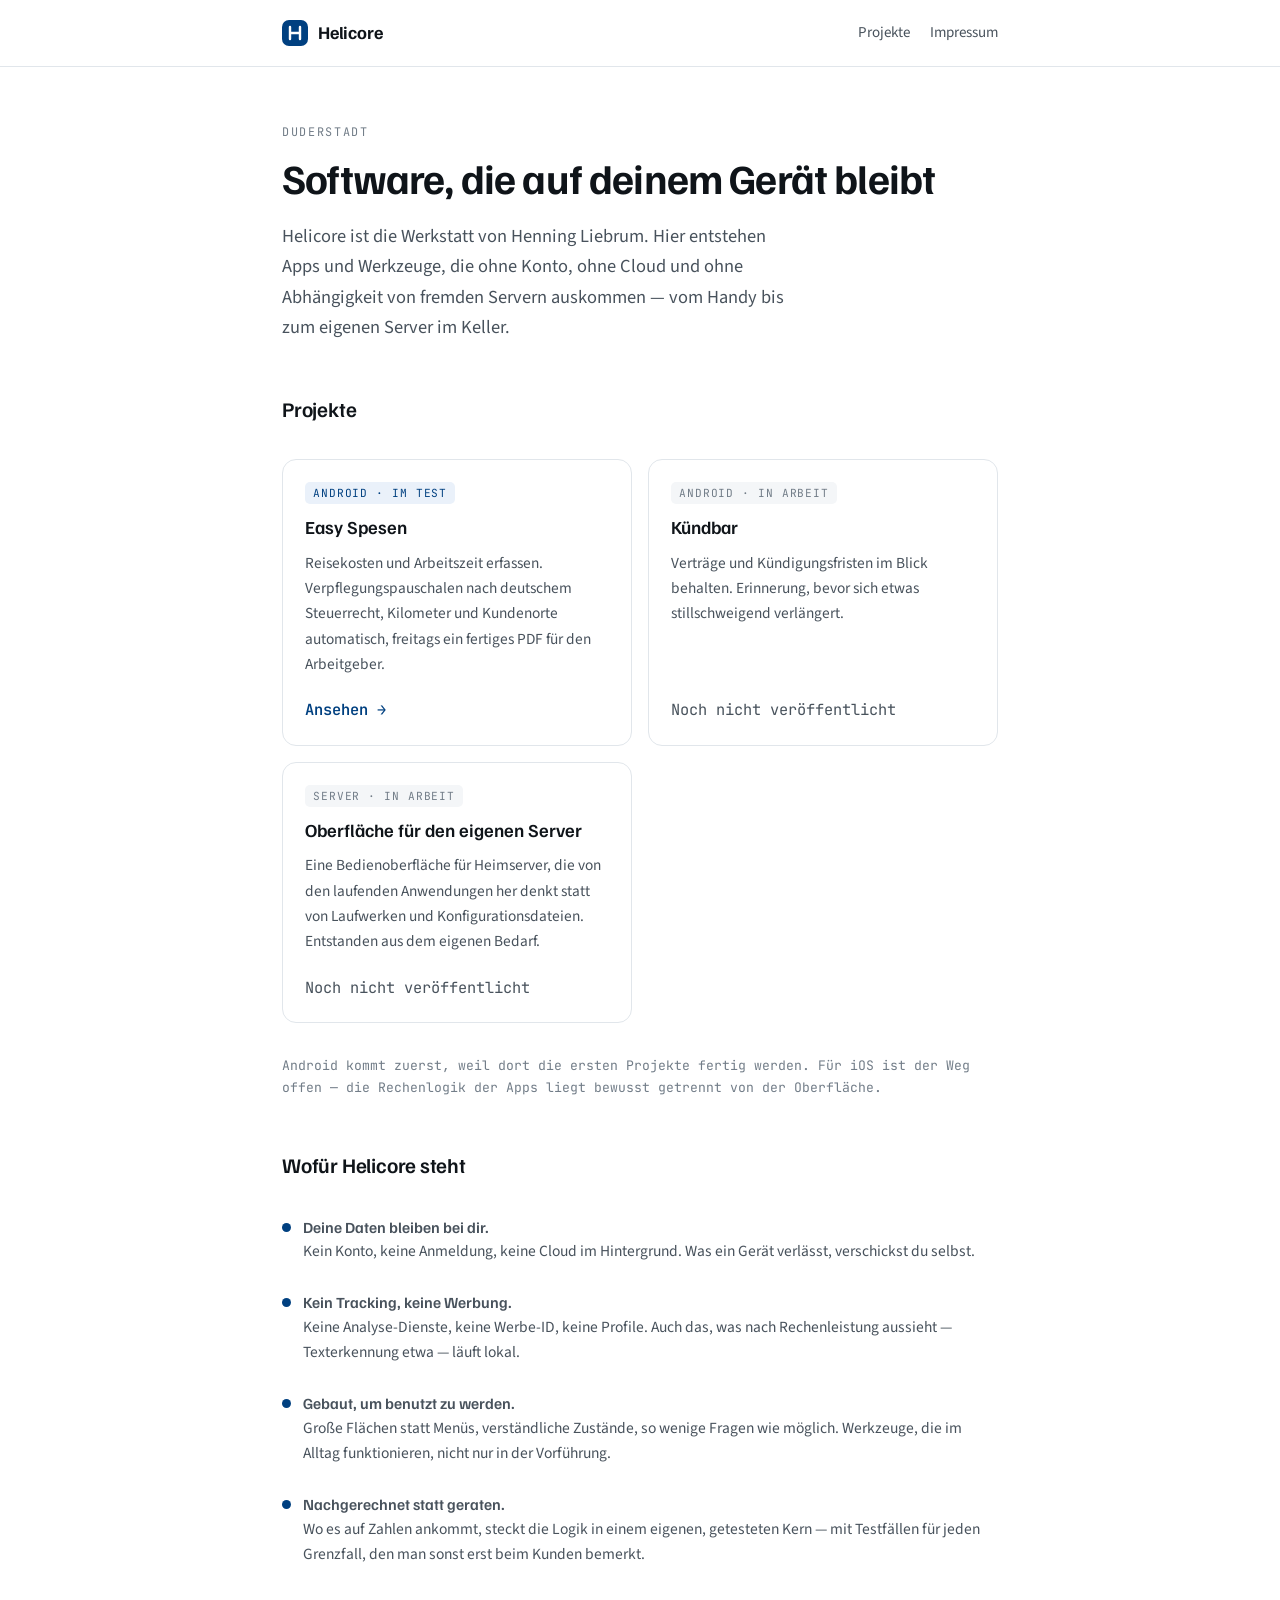
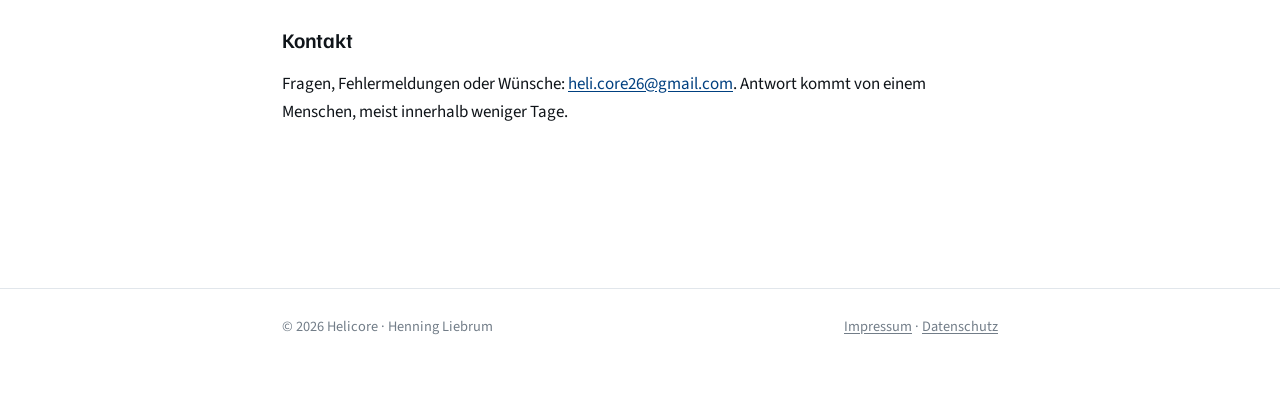
<file: index.html>
<!doctype html>
<html lang="de">
<head>
<meta charset="utf-8">
<meta name="viewport" content="width=device-width,initial-scale=1">
<title>Helicore — Software, die auf deinem Gerät bleibt</title>
<meta name="description" content="Helicore ist die Softwarewerkstatt von Henning Liebrum in Duderstadt: Apps für Android und iOS, Werkzeuge für den eigenen Server. Ohne Cloud, ohne Konto, ohne Tracking.">
<link rel="preconnect" href="https://fonts.googleapis.com">
<link rel="preconnect" href="https://fonts.gstatic.com" crossorigin>
<link rel="stylesheet" href="https://fonts.googleapis.com/css2?family=Familjen+Grotesk:wght@500;600;700&family=JetBrains+Mono:wght@400;500&family=Source+Sans+3:wght@400;600&display=swap">
<link rel="stylesheet" href="/assets/style.css">
</head>
<body>

<header class="top"><div class="wrap">
<a class="brand" href="/">
<svg width="26" height="26" viewBox="0 0 26 26" aria-hidden="true"><rect width="26" height="26" rx="7" fill="#004080"/><path d="M8 7v12M18 7v12M8 13h10" stroke="#fff" stroke-width="2.4" stroke-linecap="round"/></svg>
<b>Helicore</b></a>
<nav class="nav"><a href="#projekte">Projekte</a><a href="/impressum/">Impressum</a></nav>
</div></header>

<main><div class="wrap">

<p class="kicker">Duderstadt</p>
<h1>Software, die auf deinem Gerät bleibt</h1>
<p class="lead">Helicore ist die Werkstatt von Henning Liebrum. Hier entstehen Apps und Werkzeuge, die ohne Konto, ohne Cloud und ohne Abhängigkeit von fremden Servern auskommen — vom Handy bis zum eigenen Server im Keller.</p>

<h2 id="projekte">Projekte</h2>

<div class="cards">

<article class="card">
<span class="badge">Android · im Test</span>
<h3>Easy Spesen</h3>
<p>Reisekosten und Arbeitszeit erfassen. Verpflegungspauschalen nach deutschem Steuerrecht, Kilometer und Kundenorte automatisch, freitags ein fertiges PDF für den Arbeitgeber.</p>
<p class="meta"><a class="more" href="/easy-spesen/">Ansehen →</a></p>
</article>
<article class="card">
<span class="badge wip">Android · in Arbeit</span>
<h3>Kündbar</h3>
<p>Verträge und Kündigungsfristen im Blick behalten. Erinnerung, bevor sich etwas stillschweigend verlängert.</p>
<p class="meta">Noch nicht veröffentlicht</p>
</article>

<article class="card">
<span class="badge wip">Server · in Arbeit</span>
<h3>Oberfläche für den eigenen Server</h3>
<p>Eine Bedienoberfläche für Heimserver, die von den laufenden Anwendungen her denkt statt von Laufwerken und Konfigurationsdateien. Entstanden aus dem eigenen Bedarf.</p>
<p class="meta">Noch nicht veröffentlicht</p>
</article>

</div>

<p class="meta">Android kommt zuerst, weil dort die ersten Projekte fertig werden. Für iOS ist der Weg offen — die Rechenlogik der Apps liegt bewusst getrennt von der Oberfläche.</p>

<h2>Wofür Helicore steht</h2>

<ul class="feat">
<li><span class="dot"></span><span><b>Deine Daten bleiben bei dir.</b> Kein Konto, keine Anmeldung, keine Cloud im Hintergrund. Was ein Gerät verlässt, verschickst du selbst.</span></li>
<li><span class="dot"></span><span><b>Kein Tracking, keine Werbung.</b> Keine Analyse-Dienste, keine Werbe-ID, keine Profile. Auch das, was nach Rechenleistung aussieht — Texterkennung etwa — läuft lokal.</span></li>
<li><span class="dot"></span><span><b>Gebaut, um benutzt zu werden.</b> Große Flächen statt Menüs, verständliche Zustände, so wenige Fragen wie möglich. Werkzeuge, die im Alltag funktionieren, nicht nur in der Vorführung.</span></li>
<li><span class="dot"></span><span><b>Nachgerechnet statt geraten.</b> Wo es auf Zahlen ankommt, steckt die Logik in einem eigenen, getesteten Kern — mit Testfällen für jeden Grenzfall, den man sonst erst beim Kunden bemerkt.</span></li>
</ul>

<h2>Kontakt</h2>
<p>Fragen, Fehlermeldungen oder Wünsche: <a href="mailto:heli.core26@gmail.com">heli.core26@gmail.com</a>. Antwort kommt von einem Menschen, meist innerhalb weniger Tage.</p>

</div></main>

<footer><div class="wrap">
<span>© 2026 Helicore · Henning Liebrum</span>
<span><a href="/impressum/">Impressum</a> · <a href="/easy-spesen/datenschutz/">Datenschutz</a></span>
</div></footer>

</body>
</html>
</file>
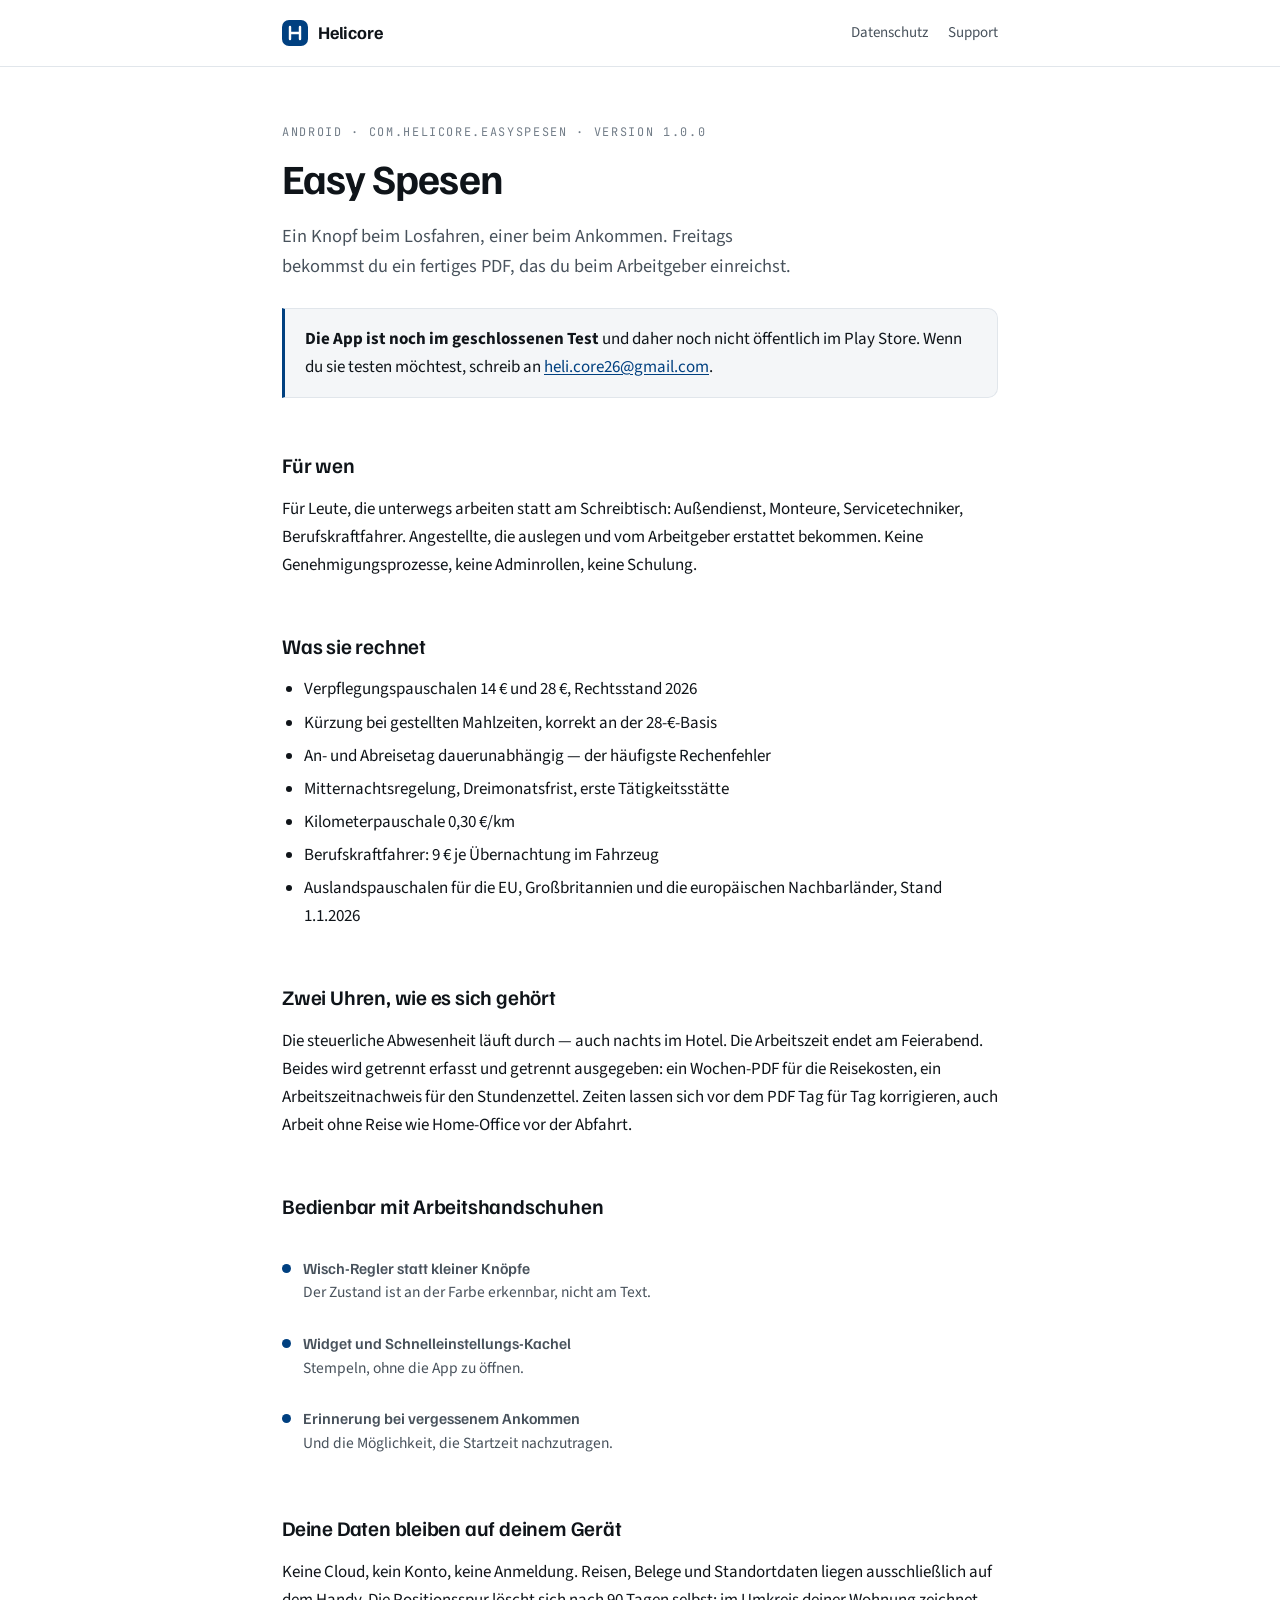
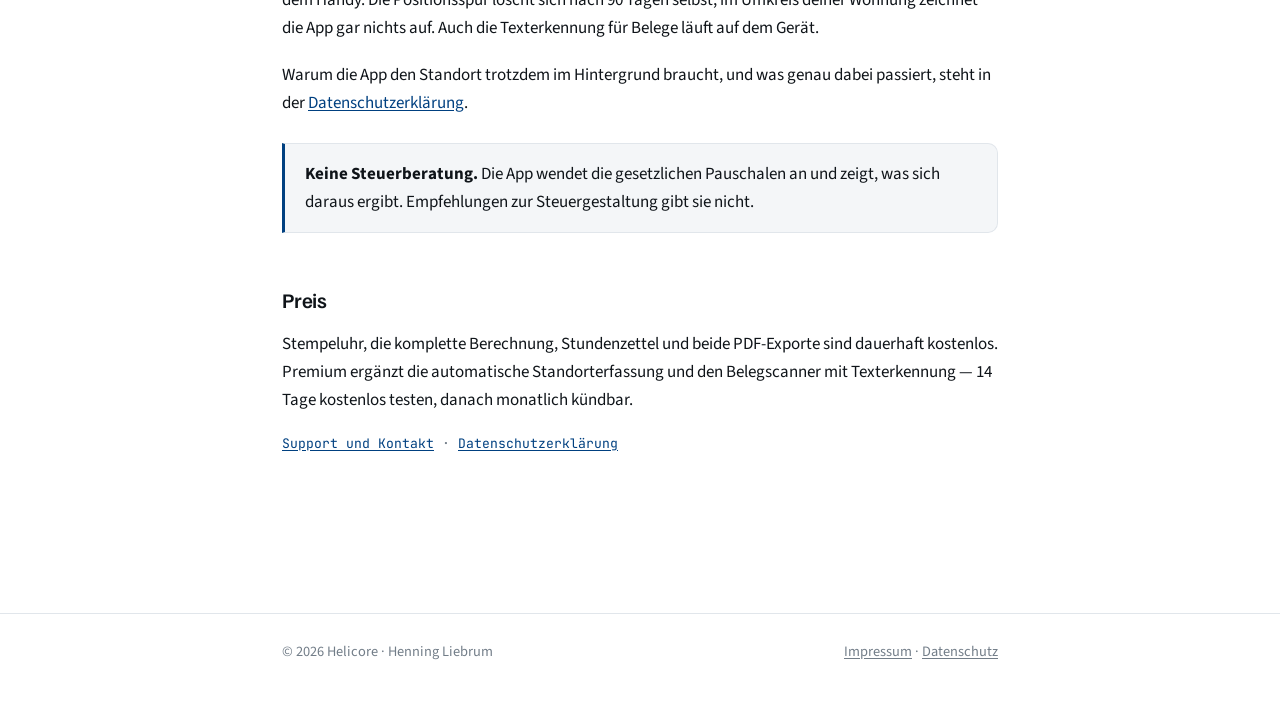
<file: easy-spesen/index.html>
<!doctype html>
<html lang="de">
<head>
<meta charset="utf-8">
<meta name="viewport" content="width=device-width,initial-scale=1">
<title>Easy Spesen — Reisekosten und Arbeitszeit erfassen</title>
<meta name="description" content="Android-App für Außendienst und Monteure: Verpflegungspauschalen nach deutschem Steuerrecht, Kilometer und Kundenorte automatisch, Wochen-PDF für den Arbeitgeber. Alles bleibt auf dem Gerät.">
<link rel="preconnect" href="https://fonts.googleapis.com">
<link rel="preconnect" href="https://fonts.gstatic.com" crossorigin>
<link rel="stylesheet" href="https://fonts.googleapis.com/css2?family=Familjen+Grotesk:wght@500;600;700&family=JetBrains+Mono:wght@400;500&family=Source+Sans+3:wght@400;600&display=swap">
<link rel="stylesheet" href="/assets/style.css">
</head>
<body>

<header class="top"><div class="wrap">
<a class="brand" href="/">
<svg width="26" height="26" viewBox="0 0 26 26" aria-hidden="true"><rect width="26" height="26" rx="7" fill="#004080"/><path d="M8 7v12M18 7v12M8 13h10" stroke="#fff" stroke-width="2.4" stroke-linecap="round"/></svg>
<b>Helicore</b></a>
<nav class="nav"><a href="/easy-spesen/datenschutz/">Datenschutz</a><a href="/easy-spesen/support/">Support</a></nav>
</div></header>

<main><div class="wrap">

<p class="kicker">Android · com.helicore.easyspesen · Version 1.0.0</p>
<h1>Easy Spesen</h1>
<p class="lead">Ein Knopf beim Losfahren, einer beim Ankommen. Freitags bekommst du ein fertiges PDF, das du beim Arbeitgeber einreichst.</p>

<div class="note"><p><b>Die App ist noch im geschlossenen Test</b> und daher noch nicht öffentlich im Play Store. Wenn du sie testen möchtest, schreib an <a href="mailto:heli.core26@gmail.com">heli.core26@gmail.com</a>.</p></div>

<h2>Für wen</h2>
<p>Für Leute, die unterwegs arbeiten statt am Schreibtisch: Außendienst, Monteure, Servicetechniker, Berufskraftfahrer. Angestellte, die auslegen und vom Arbeitgeber erstattet bekommen. Keine Genehmigungsprozesse, keine Adminrollen, keine Schulung.</p>
<h2>Was sie rechnet</h2>
<ul>
<li>Verpflegungspauschalen 14 € und 28 €, Rechtsstand 2026</li>
<li>Kürzung bei gestellten Mahlzeiten, korrekt an der 28-€-Basis</li>
<li>An- und Abreisetag dauerunabhängig — der häufigste Rechenfehler</li>
<li>Mitternachtsregelung, Dreimonatsfrist, erste Tätigkeitsstätte</li>
<li>Kilometerpauschale 0,30 €/km</li>
<li>Berufskraftfahrer: 9 € je Übernachtung im Fahrzeug</li>
<li>Auslandspauschalen für die EU, Großbritannien und die europäischen Nachbarländer, Stand 1.1.2026</li>
</ul>

<h2>Zwei Uhren, wie es sich gehört</h2>
<p>Die steuerliche Abwesenheit läuft durch — auch nachts im Hotel. Die Arbeitszeit endet am Feierabend. Beides wird getrennt erfasst und getrennt ausgegeben: ein Wochen-PDF für die Reisekosten, ein Arbeitszeitnachweis für den Stundenzettel. Zeiten lassen sich vor dem PDF Tag für Tag korrigieren, auch Arbeit ohne Reise wie Home-Office vor der Abfahrt.</p>

<h2>Bedienbar mit Arbeitshandschuhen</h2>
<ul class="feat">
<li><span class="dot"></span><span><b>Wisch-Regler statt kleiner Knöpfe</b><span>Der Zustand ist an der Farbe erkennbar, nicht am Text.</span></span></li>
<li><span class="dot"></span><span><b>Widget und Schnelleinstellungs-Kachel</b><span>Stempeln, ohne die App zu öffnen.</span></span></li>
<li><span class="dot"></span><span><b>Erinnerung bei vergessenem Ankommen</b><span>Und die Möglichkeit, die Startzeit nachzutragen.</span></span></li>
</ul>
<h2>Deine Daten bleiben auf deinem Gerät</h2>
<p>Keine Cloud, kein Konto, keine Anmeldung. Reisen, Belege und Standortdaten liegen ausschließlich auf dem Handy. Die Positionsspur löscht sich nach 90 Tagen selbst; im Umkreis deiner Wohnung zeichnet die App gar nichts auf. Auch die Texterkennung für Belege läuft auf dem Gerät.</p>
<p>Warum die App den Standort trotzdem im Hintergrund braucht, und was genau dabei passiert, steht in der <a href="/easy-spesen/datenschutz/">Datenschutzerklärung</a>.</p>

<div class="note"><p><b>Keine Steuerberatung.</b> Die App wendet die gesetzlichen Pauschalen an und zeigt, was sich daraus ergibt. Empfehlungen zur Steuergestaltung gibt sie nicht.</p></div>

<h2>Preis</h2>
<p>Stempeluhr, die komplette Berechnung, Stundenzettel und beide PDF-Exporte sind dauerhaft kostenlos. Premium ergänzt die automatische Standorterfassung und den Belegscanner mit Texterkennung — 14 Tage kostenlos testen, danach monatlich kündbar.</p>

<p class="meta"><a href="/easy-spesen/support/">Support und Kontakt</a> · <a href="/easy-spesen/datenschutz/">Datenschutzerklärung</a></p>

</div></main>

<footer><div class="wrap">
<span>© 2026 Helicore · Henning Liebrum</span>
<span><a href="/impressum/">Impressum</a> · <a href="/easy-spesen/datenschutz/">Datenschutz</a></span>
</div></footer>

</body>
</html>
</file>
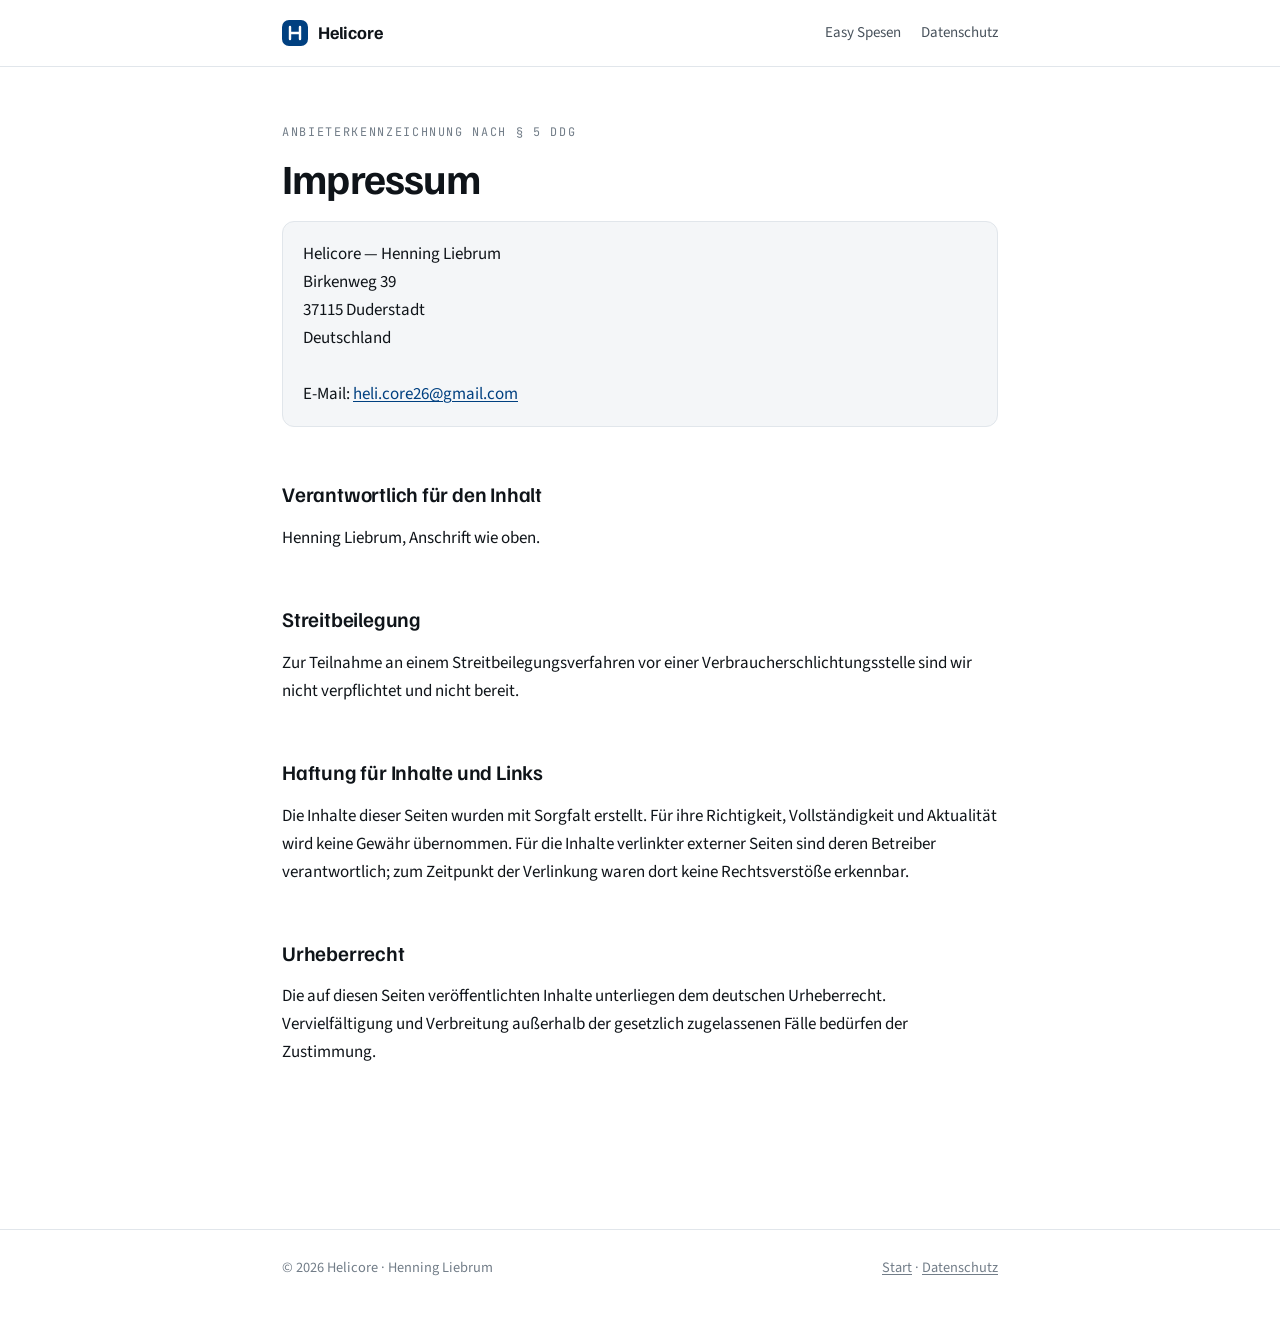
<file: impressum/index.html>
<!doctype html>
<html lang="de">
<head>
<meta charset="utf-8">
<meta name="viewport" content="width=device-width,initial-scale=1">
<title>Impressum — Helicore</title>
<meta name="description" content="Anbieterkennzeichnung nach § 5 DDG für Helicore, Henning Liebrum, Duderstadt.">
<link rel="preconnect" href="https://fonts.googleapis.com">
<link rel="preconnect" href="https://fonts.gstatic.com" crossorigin>
<link rel="stylesheet" href="https://fonts.googleapis.com/css2?family=Familjen+Grotesk:wght@500;600;700&family=JetBrains+Mono:wght@400;500&family=Source+Sans+3:wght@400;600&display=swap">
<link rel="stylesheet" href="/assets/style.css">
</head>
<body>

<header class="top"><div class="wrap">
<a class="brand" href="/">
<svg width="26" height="26" viewBox="0 0 26 26" aria-hidden="true"><rect width="26" height="26" rx="7" fill="#004080"/><path d="M8 7v12M18 7v12M8 13h10" stroke="#fff" stroke-width="2.4" stroke-linecap="round"/></svg>
<b>Helicore</b></a>
<nav class="nav"><a href="/easy-spesen/">Easy Spesen</a><a href="/easy-spesen/datenschutz/">Datenschutz</a></nav>
</div></header>

<main><div class="wrap">

<p class="kicker">Anbieterkennzeichnung nach § 5 DDG</p>
<h1>Impressum</h1>

<address class="addr">
Helicore — Henning Liebrum<br>
Birkenweg 39<br>
37115 Duderstadt<br>
Deutschland<br><br>
E-Mail: <a href="mailto:heli.core26@gmail.com">heli.core26@gmail.com</a>
</address>

<h2>Verantwortlich für den Inhalt</h2>
<p>Henning Liebrum, Anschrift wie oben.</p>

<h2>Streitbeilegung</h2>
<p>Zur Teilnahme an einem Streitbeilegungsverfahren vor einer Verbraucherschlichtungsstelle sind wir nicht verpflichtet und nicht bereit.</p>

<h2>Haftung für Inhalte und Links</h2>
<p>Die Inhalte dieser Seiten wurden mit Sorgfalt erstellt. Für ihre Richtigkeit, Vollständigkeit und Aktualität wird keine Gewähr übernommen. Für die Inhalte verlinkter externer Seiten sind deren Betreiber verantwortlich; zum Zeitpunkt der Verlinkung waren dort keine Rechtsverstöße erkennbar.</p>

<h2>Urheberrecht</h2>
<p>Die auf diesen Seiten veröffentlichten Inhalte unterliegen dem deutschen Urheberrecht. Vervielfältigung und Verbreitung außerhalb der gesetzlich zugelassenen Fälle bedürfen der Zustimmung.</p>

</div></main>

<footer><div class="wrap">
<span>© 2026 Helicore · Henning Liebrum</span>
<span><a href="/">Start</a> · <a href="/easy-spesen/datenschutz/">Datenschutz</a></span>
</div></footer>

</body>
</html>
</file>
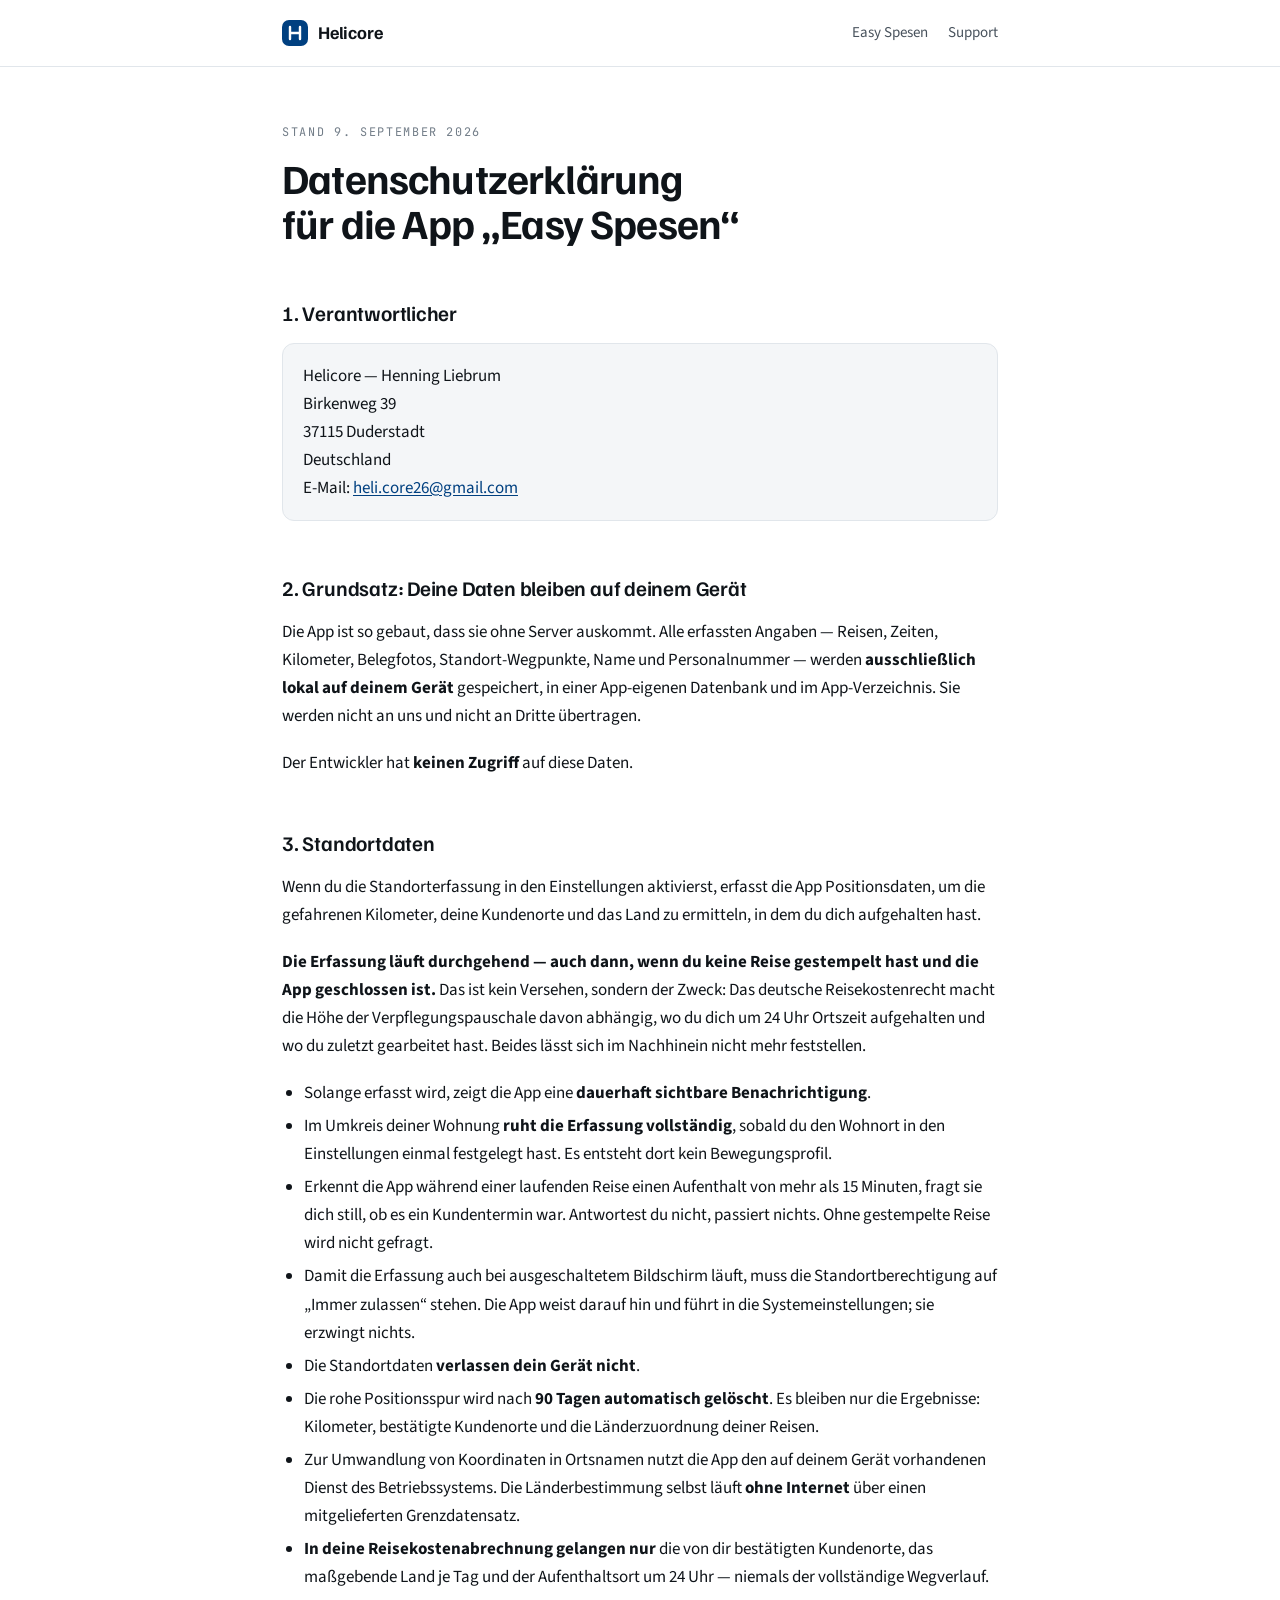
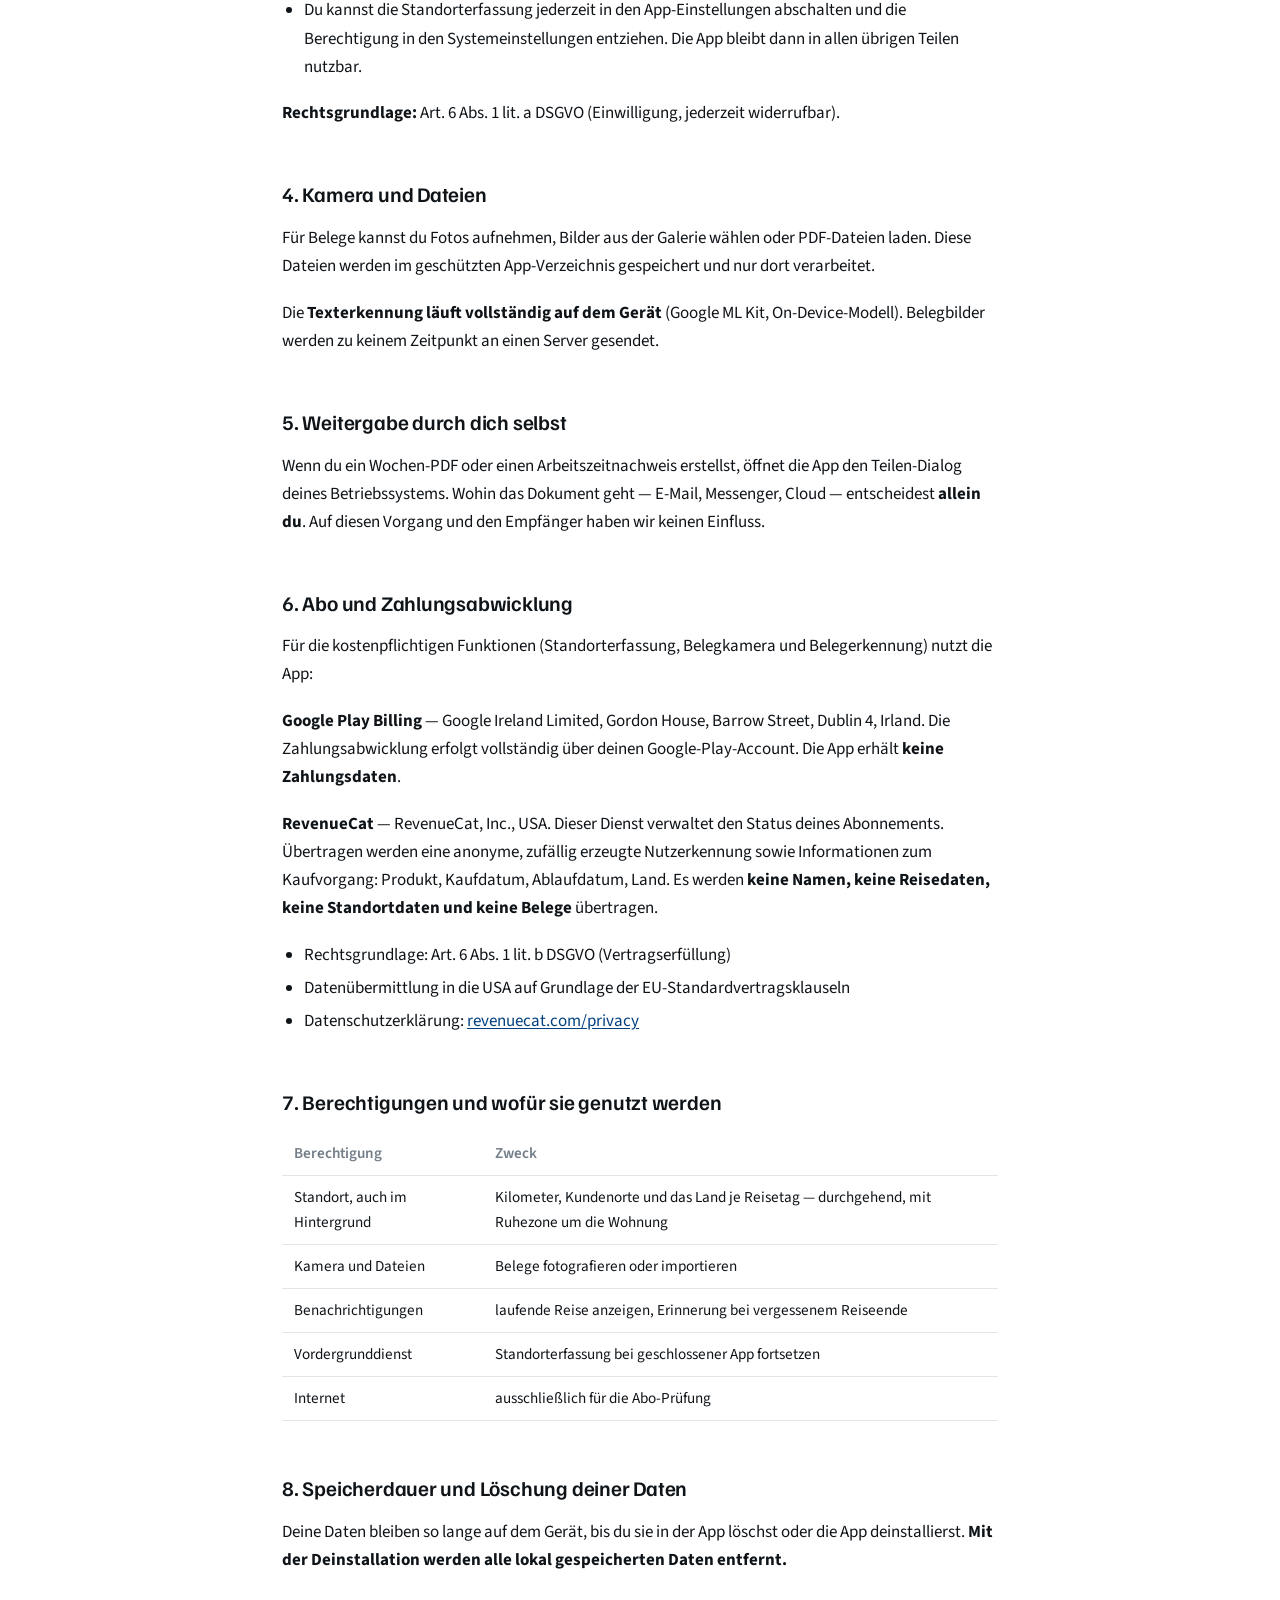
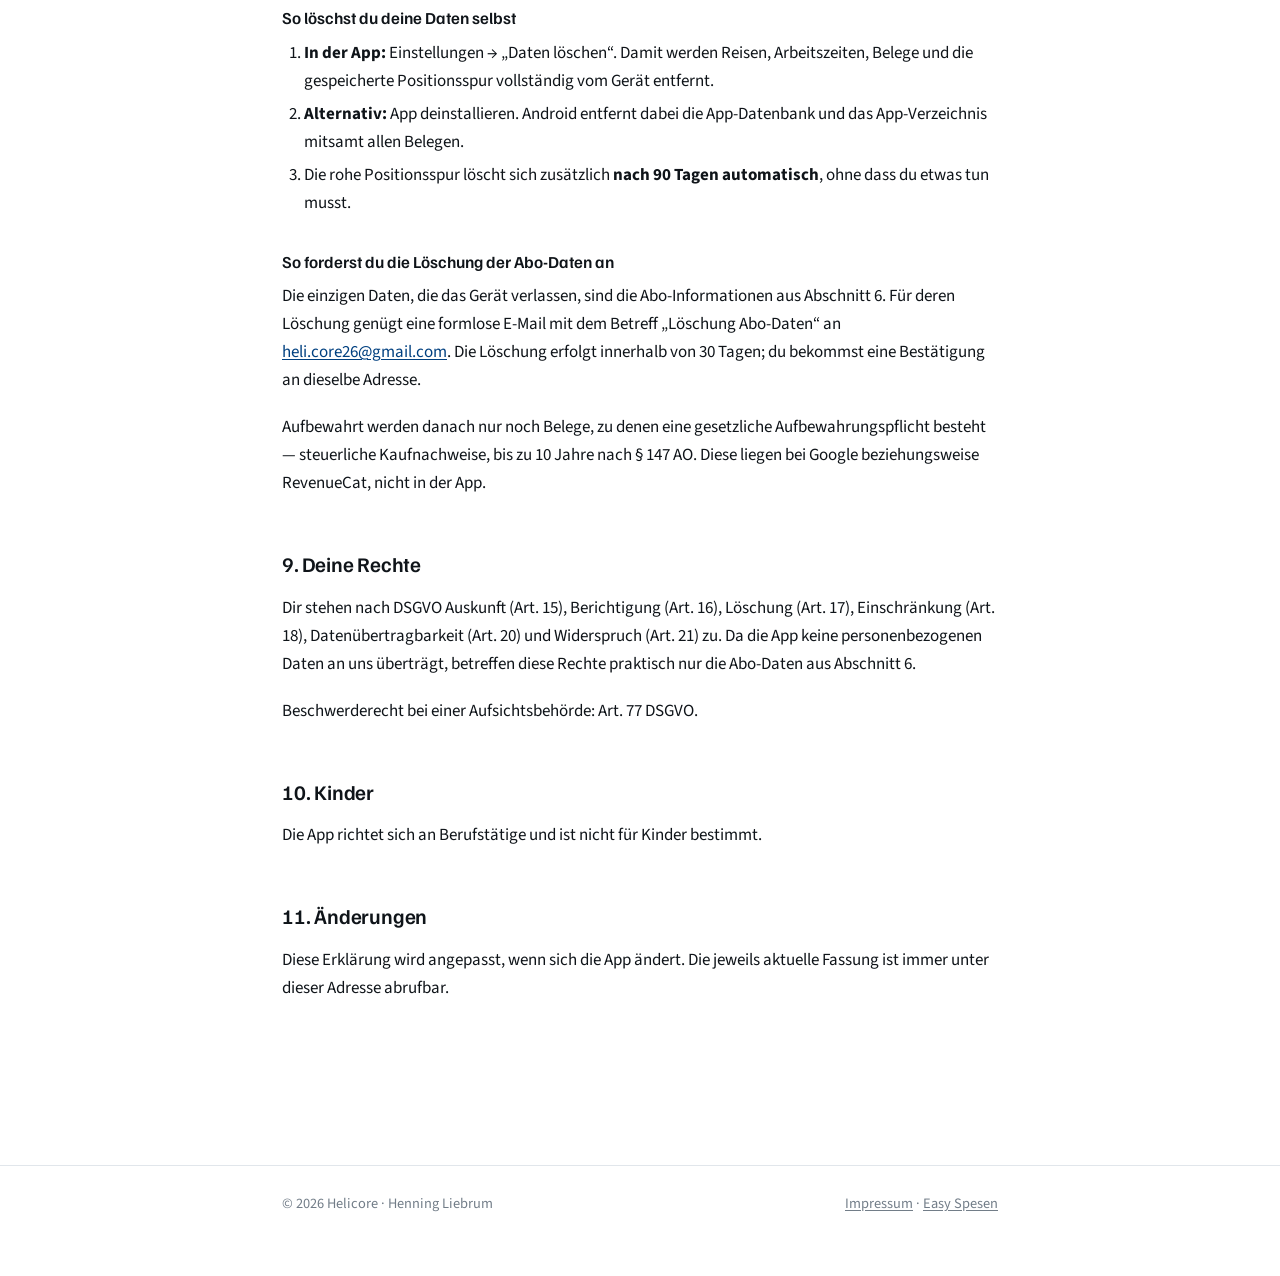
<file: easy-spesen/datenschutz/index.html>
<!doctype html>
<html lang="de">
<head>
<meta charset="utf-8">
<meta name="viewport" content="width=device-width,initial-scale=1">
<title>Datenschutzerklärung — Easy Spesen</title>
<meta name="description" content="Datenschutzerklärung der App Easy Spesen (Helicore): alle Daten bleiben auf dem Gerät, Standortnutzung, Abo-Abwicklung, Löschung von Daten.">
<link rel="preconnect" href="https://fonts.googleapis.com">
<link rel="preconnect" href="https://fonts.gstatic.com" crossorigin>
<link rel="stylesheet" href="https://fonts.googleapis.com/css2?family=Familjen+Grotesk:wght@500;600;700&family=JetBrains+Mono:wght@400;500&family=Source+Sans+3:wght@400;600&display=swap">
<link rel="stylesheet" href="/assets/style.css">
</head>
<body>

<header class="top"><div class="wrap">
<a class="brand" href="/">
<svg width="26" height="26" viewBox="0 0 26 26" aria-hidden="true"><rect width="26" height="26" rx="7" fill="#004080"/><path d="M8 7v12M18 7v12M8 13h10" stroke="#fff" stroke-width="2.4" stroke-linecap="round"/></svg>
<b>Helicore</b></a>
<nav class="nav"><a href="/easy-spesen/">Easy Spesen</a><a href="/easy-spesen/support/">Support</a></nav>
</div></header>

<main><div class="wrap">

<p class="kicker">Stand 9. September 2026</p>
<h1>Datenschutzerklärung für die App „Easy Spesen“</h1>

<h2 id="verantwortlicher">1. Verantwortlicher</h2>
<address class="addr">
Helicore — Henning Liebrum<br>
Birkenweg 39<br>
37115 Duderstadt<br>
Deutschland<br>
E-Mail: <a href="mailto:heli.core26@gmail.com">heli.core26@gmail.com</a>
</address>

<h2 id="grundsatz">2. Grundsatz: Deine Daten bleiben auf deinem Gerät</h2>
<p>Die App ist so gebaut, dass sie ohne Server auskommt. Alle erfassten Angaben — Reisen, Zeiten, Kilometer, Belegfotos, Standort-Wegpunkte, Name und Personalnummer — werden <b>ausschließlich lokal auf deinem Gerät</b> gespeichert, in einer App-eigenen Datenbank und im App-Verzeichnis. Sie werden nicht an uns und nicht an Dritte übertragen.</p>
<p>Der Entwickler hat <b>keinen Zugriff</b> auf diese Daten.</p>
<h2 id="standort">3. Standortdaten</h2>
<p>Wenn du die Standorterfassung in den Einstellungen aktivierst, erfasst die App Positionsdaten, um die gefahrenen Kilometer, deine Kundenorte und das Land zu ermitteln, in dem du dich aufgehalten hast.</p>
<p><b>Die Erfassung läuft durchgehend — auch dann, wenn du keine Reise gestempelt hast und die App geschlossen ist.</b> Das ist kein Versehen, sondern der Zweck: Das deutsche Reisekostenrecht macht die Höhe der Verpflegungspauschale davon abhängig, wo du dich um 24 Uhr Ortszeit aufgehalten und wo du zuletzt gearbeitet hast. Beides lässt sich im Nachhinein nicht mehr feststellen.</p>
<ul>
<li>Solange erfasst wird, zeigt die App eine <b>dauerhaft sichtbare Benachrichtigung</b>.</li>
<li>Im Umkreis deiner Wohnung <b>ruht die Erfassung vollständig</b>, sobald du den Wohnort in den Einstellungen einmal festgelegt hast. Es entsteht dort kein Bewegungsprofil.</li>
<li>Erkennt die App während einer laufenden Reise einen Aufenthalt von mehr als 15 Minuten, fragt sie dich still, ob es ein Kundentermin war. Antwortest du nicht, passiert nichts. Ohne gestempelte Reise wird nicht gefragt.</li>
<li>Damit die Erfassung auch bei ausgeschaltetem Bildschirm läuft, muss die Standortberechtigung auf „Immer zulassen“ stehen. Die App weist darauf hin und führt in die Systemeinstellungen; sie erzwingt nichts.</li>
<li>Die Standortdaten <b>verlassen dein Gerät nicht</b>.</li>
<li>Die rohe Positionsspur wird nach <b>90 Tagen automatisch gelöscht</b>. Es bleiben nur die Ergebnisse: Kilometer, bestätigte Kundenorte und die Länderzuordnung deiner Reisen.</li>
<li>Zur Umwandlung von Koordinaten in Ortsnamen nutzt die App den auf deinem Gerät vorhandenen Dienst des Betriebssystems. Die Länderbestimmung selbst läuft <b>ohne Internet</b> über einen mitgelieferten Grenzdatensatz.</li>
<li><b>In deine Reisekostenabrechnung gelangen nur</b> die von dir bestätigten Kundenorte, das maßgebende Land je Tag und der Aufenthaltsort um 24 Uhr — niemals der vollständige Wegverlauf.</li>
<li>Du kannst die Standorterfassung jederzeit in den App-Einstellungen abschalten und die Berechtigung in den Systemeinstellungen entziehen. Die App bleibt dann in allen übrigen Teilen nutzbar.</li>
</ul>
<p><b>Rechtsgrundlage:</b> Art. 6 Abs. 1 lit. a DSGVO (Einwilligung, jederzeit widerrufbar).</p>
<h2 id="kamera">4. Kamera und Dateien</h2>
<p>Für Belege kannst du Fotos aufnehmen, Bilder aus der Galerie wählen oder PDF-Dateien laden. Diese Dateien werden im geschützten App-Verzeichnis gespeichert und nur dort verarbeitet.</p>
<p>Die <b>Texterkennung läuft vollständig auf dem Gerät</b> (Google ML Kit, On-Device-Modell). Belegbilder werden zu keinem Zeitpunkt an einen Server gesendet.</p>

<h2 id="weitergabe">5. Weitergabe durch dich selbst</h2>
<p>Wenn du ein Wochen-PDF oder einen Arbeitszeitnachweis erstellst, öffnet die App den Teilen-Dialog deines Betriebssystems. Wohin das Dokument geht — E-Mail, Messenger, Cloud — entscheidest <b>allein du</b>. Auf diesen Vorgang und den Empfänger haben wir keinen Einfluss.</p>

<h2 id="abo">6. Abo und Zahlungsabwicklung</h2>
<p>Für die kostenpflichtigen Funktionen (Standorterfassung, Belegkamera und Belegerkennung) nutzt die App:</p>
<p><b>Google Play Billing</b> — Google Ireland Limited, Gordon House, Barrow Street, Dublin 4, Irland. Die Zahlungsabwicklung erfolgt vollständig über deinen Google-Play-Account. Die App erhält <b>keine Zahlungsdaten</b>.</p>
<p><b>RevenueCat</b> — RevenueCat, Inc., USA. Dieser Dienst verwaltet den Status deines Abonnements. Übertragen werden eine anonyme, zufällig erzeugte Nutzerkennung sowie Informationen zum Kaufvorgang: Produkt, Kaufdatum, Ablaufdatum, Land. Es werden <b>keine Namen, keine Reisedaten, keine Standortdaten und keine Belege</b> übertragen.</p>
<ul>
<li>Rechtsgrundlage: Art. 6 Abs. 1 lit. b DSGVO (Vertragserfüllung)</li>
<li>Datenübermittlung in die USA auf Grundlage der EU-Standardvertragsklauseln</li>
<li>Datenschutzerklärung: <a href="https://www.revenuecat.com/privacy">revenuecat.com/privacy</a></li>
</ul>

<h2 id="berechtigungen">7. Berechtigungen und wofür sie genutzt werden</h2>
<div class="tw"><table>
<tr><th>Berechtigung</th><th>Zweck</th></tr>
<tr><td>Standort, auch im Hintergrund</td><td>Kilometer, Kundenorte und das Land je Reisetag — durchgehend, mit Ruhezone um die Wohnung</td></tr>
<tr><td>Kamera und Dateien</td><td>Belege fotografieren oder importieren</td></tr>
<tr><td>Benachrichtigungen</td><td>laufende Reise anzeigen, Erinnerung bei vergessenem Reiseende</td></tr>
<tr><td>Vordergrunddienst</td><td>Standorterfassung bei geschlossener App fortsetzen</td></tr>
<tr><td>Internet</td><td>ausschließlich für die Abo-Prüfung</td></tr>
</table></div>
<h2 id="loeschung">8. Speicherdauer und Löschung deiner Daten</h2>
<p>Deine Daten bleiben so lange auf dem Gerät, bis du sie in der App löschst oder die App deinstallierst. <b>Mit der Deinstallation werden alle lokal gespeicherten Daten entfernt.</b></p>

<h3>So löschst du deine Daten selbst</h3>
<ol>
<li><b>In der App:</b> Einstellungen → „Daten löschen“. Damit werden Reisen, Arbeitszeiten, Belege und die gespeicherte Positionsspur vollständig vom Gerät entfernt.</li>
<li><b>Alternativ:</b> App deinstallieren. Android entfernt dabei die App-Datenbank und das App-Verzeichnis mitsamt allen Belegen.</li>
<li>Die rohe Positionsspur löscht sich zusätzlich <b>nach 90 Tagen automatisch</b>, ohne dass du etwas tun musst.</li>
</ol>

<h3>So forderst du die Löschung der Abo-Daten an</h3>
<p>Die einzigen Daten, die das Gerät verlassen, sind die Abo-Informationen aus Abschnitt 6. Für deren Löschung genügt eine formlose E-Mail mit dem Betreff „Löschung Abo-Daten“ an <a href="mailto:heli.core26@gmail.com">heli.core26@gmail.com</a>. Die Löschung erfolgt innerhalb von 30 Tagen; du bekommst eine Bestätigung an dieselbe Adresse.</p>
<p>Aufbewahrt werden danach nur noch Belege, zu denen eine gesetzliche Aufbewahrungspflicht besteht — steuerliche Kaufnachweise, bis zu 10 Jahre nach § 147 AO. Diese liegen bei Google beziehungsweise RevenueCat, nicht in der App.</p>

<h2 id="rechte">9. Deine Rechte</h2>
<p>Dir stehen nach DSGVO Auskunft (Art. 15), Berichtigung (Art. 16), Löschung (Art. 17), Einschränkung (Art. 18), Datenübertragbarkeit (Art. 20) und Widerspruch (Art. 21) zu. Da die App keine personenbezogenen Daten an uns überträgt, betreffen diese Rechte praktisch nur die Abo-Daten aus Abschnitt 6.</p>
<p>Beschwerderecht bei einer Aufsichtsbehörde: Art. 77 DSGVO.</p>

<h2 id="kinder">10. Kinder</h2>
<p>Die App richtet sich an Berufstätige und ist nicht für Kinder bestimmt.</p>

<h2 id="aenderungen">11. Änderungen</h2>
<p>Diese Erklärung wird angepasst, wenn sich die App ändert. Die jeweils aktuelle Fassung ist immer unter dieser Adresse abrufbar.</p>

</div></main>

<footer><div class="wrap">
<span>© 2026 Helicore · Henning Liebrum</span>
<span><a href="/impressum/">Impressum</a> · <a href="/easy-spesen/">Easy Spesen</a></span>
</div></footer>

</body>
</html>
</file>
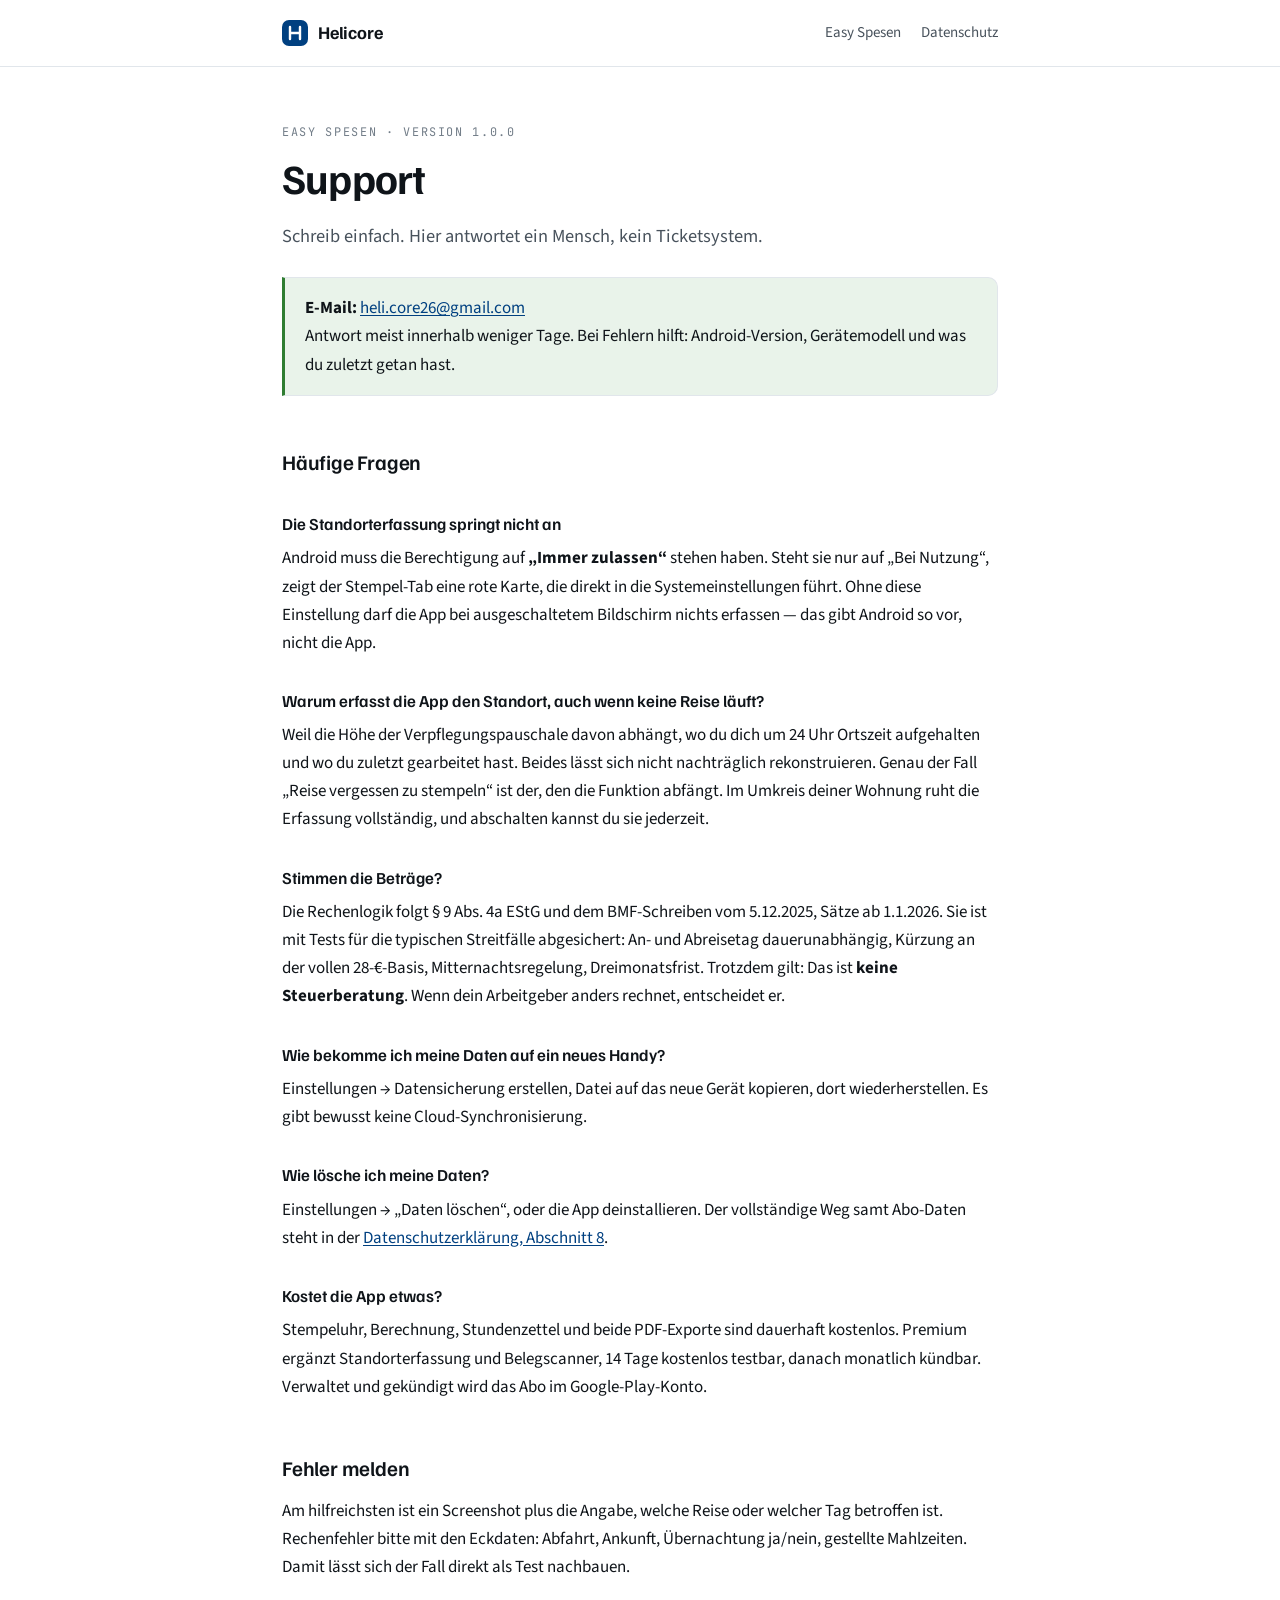
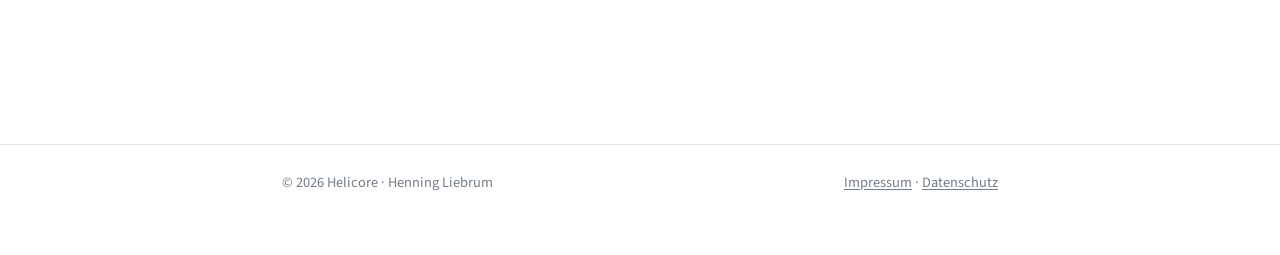
<file: easy-spesen/support/index.html>
<!doctype html>
<html lang="de">
<head>
<meta charset="utf-8">
<meta name="viewport" content="width=device-width,initial-scale=1">
<title>Support — Easy Spesen</title>
<meta name="description" content="Hilfe zu Easy Spesen: Kontakt, häufige Fragen, Daten löschen, Fehler melden.">
<link rel="preconnect" href="https://fonts.googleapis.com">
<link rel="preconnect" href="https://fonts.gstatic.com" crossorigin>
<link rel="stylesheet" href="https://fonts.googleapis.com/css2?family=Familjen+Grotesk:wght@500;600;700&family=JetBrains+Mono:wght@400;500&family=Source+Sans+3:wght@400;600&display=swap">
<link rel="stylesheet" href="/assets/style.css">
</head>
<body>

<header class="top"><div class="wrap">
<a class="brand" href="/">
<svg width="26" height="26" viewBox="0 0 26 26" aria-hidden="true"><rect width="26" height="26" rx="7" fill="#004080"/><path d="M8 7v12M18 7v12M8 13h10" stroke="#fff" stroke-width="2.4" stroke-linecap="round"/></svg>
<b>Helicore</b></a>
<nav class="nav"><a href="/easy-spesen/">Easy Spesen</a><a href="/easy-spesen/datenschutz/">Datenschutz</a></nav>
</div></header>

<main><div class="wrap">

<p class="kicker">Easy Spesen · Version 1.0.0</p>
<h1>Support</h1>
<p class="lead">Schreib einfach. Hier antwortet ein Mensch, kein Ticketsystem.</p>

<div class="note ok"><p><b>E-Mail:</b> <a href="mailto:heli.core26@gmail.com">heli.core26@gmail.com</a><br>Antwort meist innerhalb weniger Tage. Bei Fehlern hilft: Android-Version, Gerätemodell und was du zuletzt getan hast.</p></div>

<h2>Häufige Fragen</h2>

<h3>Die Standorterfassung springt nicht an</h3>
<p>Android muss die Berechtigung auf <b>„Immer zulassen“</b> stehen haben. Steht sie nur auf „Bei Nutzung“, zeigt der Stempel-Tab eine rote Karte, die direkt in die Systemeinstellungen führt. Ohne diese Einstellung darf die App bei ausgeschaltetem Bildschirm nichts erfassen — das gibt Android so vor, nicht die App.</p>
<h3>Warum erfasst die App den Standort, auch wenn keine Reise läuft?</h3>
<p>Weil die Höhe der Verpflegungspauschale davon abhängt, wo du dich um 24 Uhr Ortszeit aufgehalten und wo du zuletzt gearbeitet hast. Beides lässt sich nicht nachträglich rekonstruieren. Genau der Fall „Reise vergessen zu stempeln“ ist der, den die Funktion abfängt. Im Umkreis deiner Wohnung ruht die Erfassung vollständig, und abschalten kannst du sie jederzeit.</p>

<h3>Stimmen die Beträge?</h3>
<p>Die Rechenlogik folgt § 9 Abs. 4a EStG und dem BMF-Schreiben vom 5.12.2025, Sätze ab 1.1.2026. Sie ist mit Tests für die typischen Streitfälle abgesichert: An- und Abreisetag dauerunabhängig, Kürzung an der vollen 28-€-Basis, Mitternachtsregelung, Dreimonatsfrist. Trotzdem gilt: Das ist <b>keine Steuerberatung</b>. Wenn dein Arbeitgeber anders rechnet, entscheidet er.</p>

<h3>Wie bekomme ich meine Daten auf ein neues Handy?</h3>
<p>Einstellungen → Datensicherung erstellen, Datei auf das neue Gerät kopieren, dort wiederherstellen. Es gibt bewusst keine Cloud-Synchronisierung.</p>

<h3>Wie lösche ich meine Daten?</h3>
<p>Einstellungen → „Daten löschen“, oder die App deinstallieren. Der vollständige Weg samt Abo-Daten steht in der <a href="/easy-spesen/datenschutz/#loeschung">Datenschutzerklärung, Abschnitt 8</a>.</p>

<h3>Kostet die App etwas?</h3>
<p>Stempeluhr, Berechnung, Stundenzettel und beide PDF-Exporte sind dauerhaft kostenlos. Premium ergänzt Standorterfassung und Belegscanner, 14 Tage kostenlos testbar, danach monatlich kündbar. Verwaltet und gekündigt wird das Abo im Google-Play-Konto.</p>

<h2>Fehler melden</h2>
<p>Am hilfreichsten ist ein Screenshot plus die Angabe, welche Reise oder welcher Tag betroffen ist. Rechenfehler bitte mit den Eckdaten: Abfahrt, Ankunft, Übernachtung ja/nein, gestellte Mahlzeiten. Damit lässt sich der Fall direkt als Test nachbauen.</p>

</div></main>

<footer><div class="wrap">
<span>© 2026 Helicore · Henning Liebrum</span>
<span><a href="/impressum/">Impressum</a> · <a href="/easy-spesen/datenschutz/">Datenschutz</a></span>
</div></footer>

</body>
</html>
</file>
<file: assets/style.css>
:root{
--paper:#ffffff;--wash:#f4f6f8;--card:#ffffff;
--ink:#0f1419;--ink2:#48525c;--ink3:#727d88;
--line:#e1e6eb;--line2:#cbd3db;
--navy:#004080;--navy2:#0b5cad;--navySoft:#eaf1fa;
--green:#2f7d32;--greenSoft:#e9f3ea;
--mono:"JetBrains Mono",ui-monospace,SFMono-Regular,Menlo,monospace;
--disp:"Familjen Grotesk",Georgia,sans-serif;
--body:"Source Sans 3",-apple-system,BlinkMacSystemFont,"Segoe UI",Roboto,sans-serif;
}
@media (prefers-color-scheme:dark){:root{
--paper:#0d1218;--wash:#141c25;--card:#151d26;
--ink:#e6ecf2;--ink2:#aeb9c4;--ink3:#83909c;
--line:#232e39;--line2:#33404d;
--navy:#7fb2ea;--navy2:#a3caf5;--navySoft:#152743;
--green:#6cbc71;--greenSoft:#152616;
}}
*{box-sizing:border-box}
html{-webkit-text-size-adjust:100%}
body{margin:0;background:var(--paper);color:var(--ink);font-family:var(--body);font-size:17px;line-height:1.65;-webkit-font-smoothing:antialiased}
.wrap{max-width:760px;margin:0 auto;padding:0 22px}
a{color:var(--navy);text-underline-offset:2px}
a:hover{color:var(--navy2)}
img{max-width:100%}

/* Kopf */
.top{border-bottom:1px solid var(--line);background:var(--paper)}
.top .wrap{display:flex;align-items:center;justify-content:space-between;gap:18px;height:66px}
.brand{display:flex;align-items:center;gap:10px;text-decoration:none;color:var(--ink)}
.brand svg{display:block}
.brand b{font-family:var(--disp);font-weight:700;font-size:1.12rem;letter-spacing:-.01em}
.nav{display:flex;gap:20px;font-size:.94rem}
.nav a{text-decoration:none;color:var(--ink2)}
.nav a:hover{color:var(--navy)}
/* Fliesstext */
main{padding:56px 0 72px}
h1{font-family:var(--disp);font-weight:700;font-size:clamp(1.9rem,5vw,2.6rem);line-height:1.1;letter-spacing:-.02em;margin:0 0 .5em;text-wrap:balance}
h2{font-family:var(--disp);font-weight:600;font-size:1.3rem;letter-spacing:-.01em;margin:2.4em 0 .6em}
h3{font-family:var(--disp);font-weight:600;font-size:1.05rem;margin:1.8em 0 .4em}
p,ul,ol{margin:0 0 1.1em}
ul,ol{padding-left:1.3em}
li{margin:.3em 0}
.lead{font-size:1.15rem;color:var(--ink2);max-width:58ch}
.kicker{font-family:var(--mono);font-size:.74rem;letter-spacing:.14em;text-transform:uppercase;color:var(--ink3);margin:0 0 12px}
.meta{font-family:var(--mono);font-size:.82rem;color:var(--ink3)}
code{font-family:var(--mono);font-size:.88em;background:var(--wash);border-radius:4px;padding:1px 5px}

/* Karten */
.cards{display:grid;grid-template-columns:repeat(auto-fit,minmax(260px,1fr));gap:16px;margin:32px 0}
.card{background:var(--card);border:1px solid var(--line);border-radius:14px;padding:22px;display:flex;flex-direction:column;gap:8px}
.card h3{margin:0;font-size:1.15rem}
.card p{margin:0;color:var(--ink2);font-size:.96rem}
.card .meta{margin-top:auto;padding-top:12px}
.badge{align-self:flex-start;font-family:var(--mono);font-size:.7rem;letter-spacing:.08em;text-transform:uppercase;padding:2px 8px;border-radius:5px;background:var(--navySoft);color:var(--navy)}
.badge.wip{background:var(--wash);color:var(--ink3)}
.card a.more{text-decoration:none;font-weight:600}
/* Merkkasten */
.note{background:var(--wash);border:1px solid var(--line);border-left:3px solid var(--navy);border-radius:0 10px 10px 0;padding:16px 20px;margin:26px 0}
.note p:last-child{margin-bottom:0}
.note.ok{border-left-color:var(--green);background:var(--greenSoft)}

/* Merkmalsliste */
.feat{list-style:none;padding:0;margin:26px 0;display:grid;gap:14px}
.feat li{display:grid;grid-template-columns:auto 1fr;gap:12px;align-items:start}
.feat b{display:block;font-family:var(--disp);font-weight:600}
.feat span{color:var(--ink2);font-size:.97rem}
.dot{width:9px;height:9px;border-radius:99px;background:var(--navy);margin-top:9px}

/* Tabelle */
.tw{overflow-x:auto;margin:0 0 1.2em}
table{border-collapse:collapse;width:100%;font-size:.95rem}
th,td{text-align:left;vertical-align:top;padding:9px 12px;border-bottom:1px solid var(--line)}
th{color:var(--ink3);font-weight:600;white-space:nowrap}

/* Adressblock */
.addr{font-style:normal;background:var(--wash);border:1px solid var(--line);border-radius:12px;padding:18px 20px;margin:0 0 1.2em}

footer{border-top:1px solid var(--line);margin-top:72px;padding:26px 0 60px;color:var(--ink3);font-size:.9rem}
footer .wrap{display:flex;flex-wrap:wrap;gap:8px 22px;justify-content:space-between}
footer a{color:var(--ink3)}
</file>
